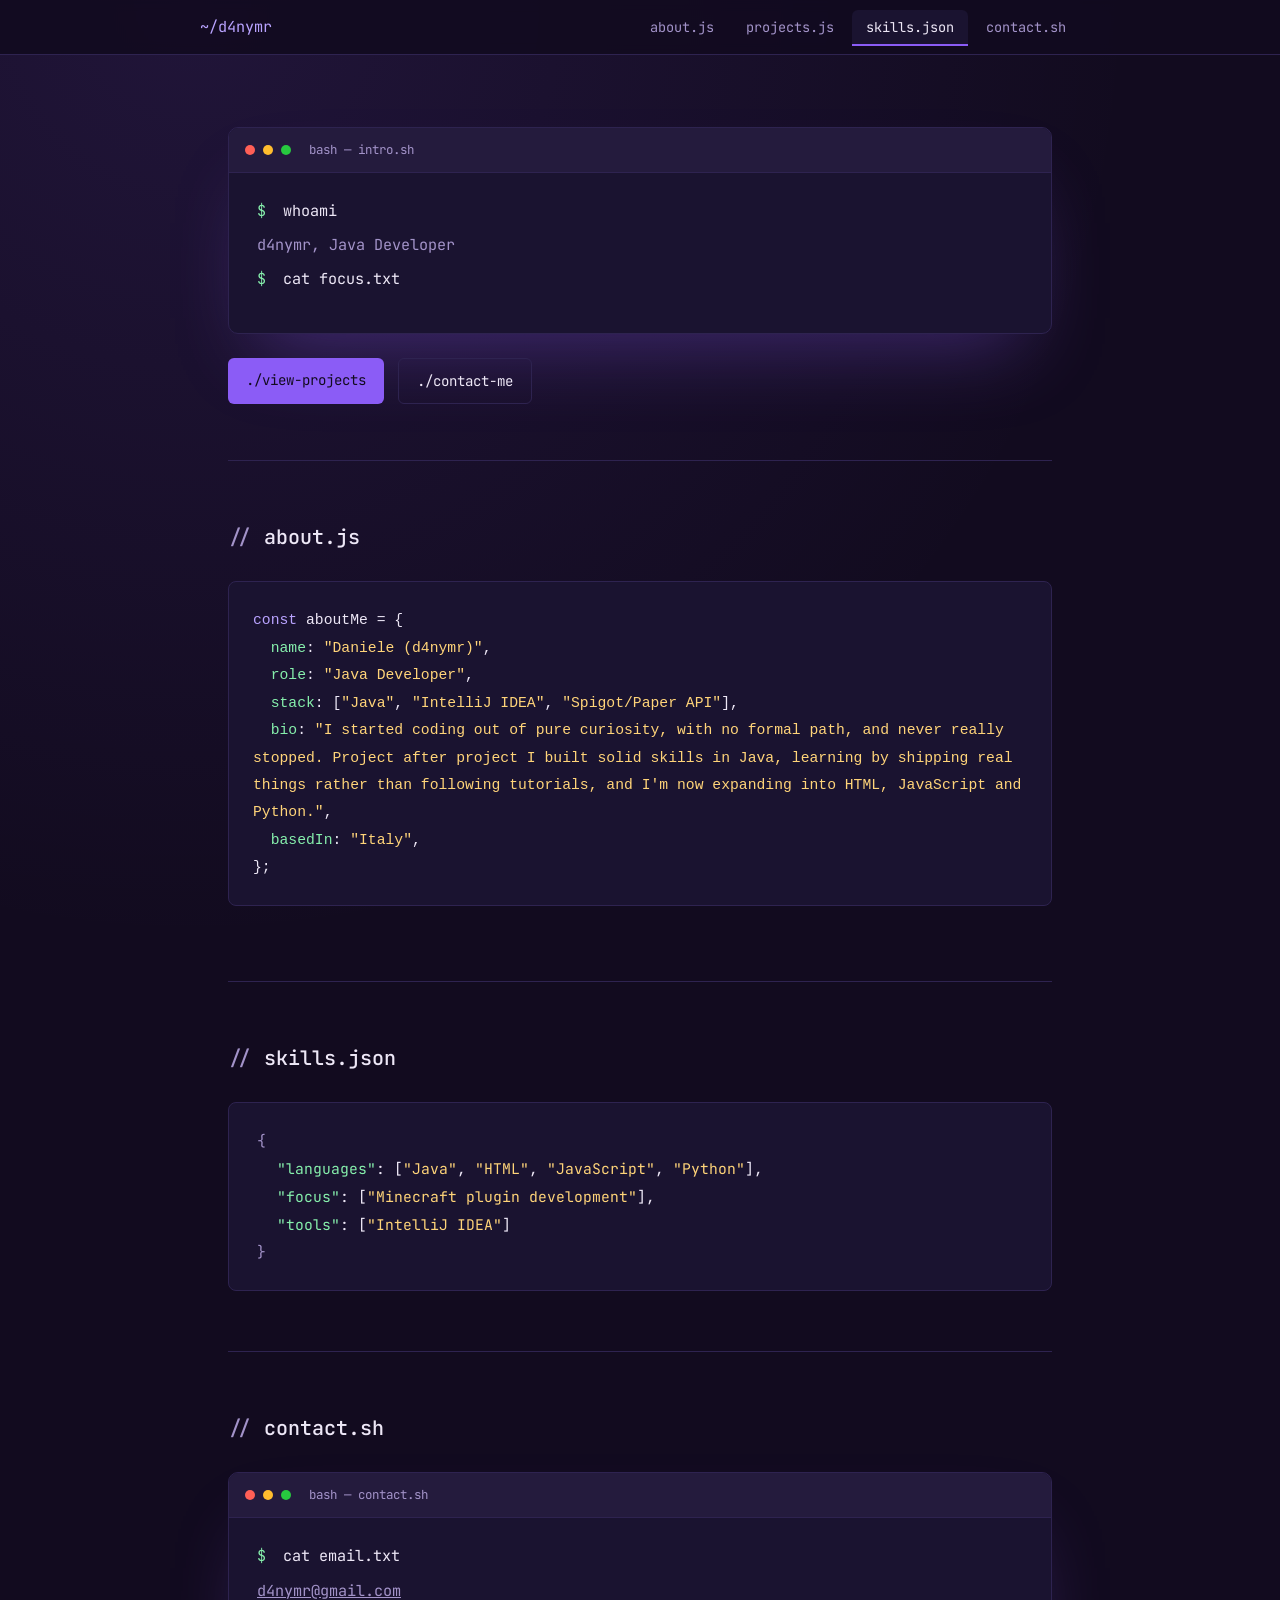
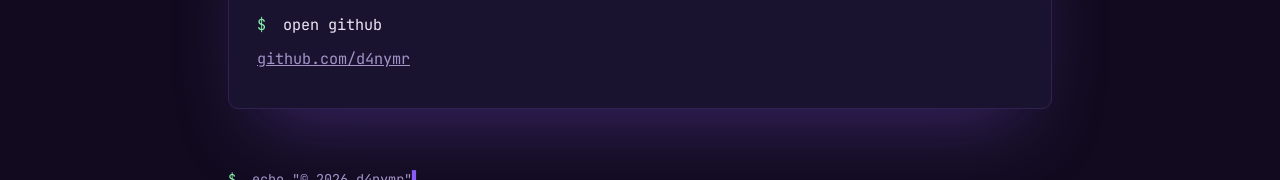
<file: index.html>
<!DOCTYPE html>
<html lang="en">
<head>
<meta charset="UTF-8">
<meta name="viewport" content="width=device-width, initial-scale=1">
<title>d4nymr — portfolio</title>
<link rel="preconnect" href="https://fonts.googleapis.com">
<link rel="preconnect" href="https://fonts.gstatic.com" crossorigin>
<link href="https://fonts.googleapis.com/css2?family=JetBrains+Mono:wght@400;500;700&family=Inter:wght@400;500;600&display=swap" rel="stylesheet">
<link rel="stylesheet" href="style.css">
</head>
<body>

<header>
  <nav class="wrap tabbar">
    <span class="tab logo">~/d4nymr</span>
    <button class="nav-toggle" id="navToggle" aria-expanded="false" aria-controls="navLinks">menu</button>
    <ul id="navLinks" class="tabs">
      <li><a class="tab" href="#about" data-section="about">about.js</a></li>
      <li><a class="tab" href="projects.html">projects.js</a></li>
      <li><a class="tab" href="#skills" data-section="skills">skills.json</a></li>
      <li><a class="tab" href="#contact" data-section="contact">contact.sh</a></li>
    </ul>
  </nav>
</header>

<main class="wrap">

  <section class="hero" style="border-top:none;">
    <div class="terminal">
      <div class="terminal-bar">
        <span class="dot dot-red"></span>
        <span class="dot dot-yellow"></span>
        <span class="dot dot-green"></span>
        <span class="terminal-title">bash — intro.sh</span>
      </div>
      <div class="terminal-body" id="terminalBody" aria-live="polite"></div>
    </div>
    <div class="links">
      <a class="btn primary" href="projects.html">./view-projects</a>
      <a class="btn ghost" href="#contact">./contact-me</a>
    </div>
  </section>

  <section id="about">
    <h2><span class="comment">//</span> about.js</h2>
    <pre class="code-block"><code><span class="kw">const</span> <span class="var">aboutMe</span> = {
  <span class="key">name</span>: <span class="str">"Daniele (d4nymr)"</span>,
  <span class="key">role</span>: <span class="str">"Java Developer"</span>,
  <span class="key">stack</span>: [<span class="str">"Java"</span>, <span class="str">"IntelliJ IDEA"</span>, <span class="str">"Spigot/Paper API"</span>],
  <span class="key">bio</span>: <span class="str">"I started coding out of pure curiosity, with no formal path, and never really stopped. Project after project I built solid skills in Java, learning by shipping real things rather than following tutorials, and I'm now expanding into HTML, JavaScript and Python."</span>,
  <span class="key">basedIn</span>: <span class="str">"Italy"</span>,
};</code></pre>
  </section>

  <section id="skills">
    <h2><span class="comment">//</span> skills.json</h2>
    <div class="skills-json" id="skillsJson">
      <!-- generated via JS, see SKILLS object in script.js -->
    </div>
  </section>

  <section id="contact">
    <h2><span class="comment">//</span> contact.sh</h2>
    <div class="terminal">
      <div class="terminal-bar">
        <span class="dot dot-red"></span>
        <span class="dot dot-yellow"></span>
        <span class="dot dot-green"></span>
        <span class="terminal-title">bash — contact.sh</span>
      </div>
      <div class="terminal-body contact-body">
        <p><span class="prompt">$</span> cat email.txt</p>
        <p class="output"><a href="mailto:d4nymr@gmail.com">d4nymr@gmail.com</a></p>
        <p><span class="prompt">$</span> open github</p>
        <p class="output"><a href="https://github.com/d4nymr" target="_blank" rel="noopener">github.com/d4nymr</a></p>
      </div>
    </div>
  </section>

</main>

<footer class="wrap">
  <span class="prompt">$</span> echo "&copy; <span id="year"></span> d4nymr"<span class="cursor">▌</span>
</footer>

<script src="script.js"></script>
</body>
</html>
</file>
<file: style.css>
:root{
  --bg: #120b1f;
  --bg-surface: #1a1330;
  --bg-elevated: #241b3d;
  --ink: #ede7f6;
  --ink-dim: #a393c9;
  --accent: #8b5cf6;
  --accent-soft: #b9a3ff;
  --term-green: #86efac;
  --line: #2e2350;
  --mono: "JetBrains Mono", "Fira Code", monospace;
  --sans: "Inter", system-ui, sans-serif;
}

*{ box-sizing: border-box; }
html{ scroll-behavior: smooth; }
body{
  margin: 0;
  background: var(--bg);
  background-image: radial-gradient(circle at 15% 0%, rgba(139,92,246,0.12), transparent 45%);
  color: var(--ink);
  font-family: var(--sans);
  line-height: 1.6;
}

a{ color: inherit; }

.wrap{
  max-width: 880px;
  margin: 0 auto;
  padding: 0 28px;
}

header{
  position: sticky;
  top: 0;
  background: rgba(18,11,31,0.88);
  backdrop-filter: blur(6px);
  border-bottom: 1px solid var(--line);
  z-index: 10;
}
.tabbar{
  display: flex;
  align-items: center;
  justify-content: space-between;
  padding: 14px 0;
}
.tab.logo{
  font-family: var(--mono);
  font-size: 0.95rem;
  color: var(--accent-soft);
}
.tabs{
  list-style: none;
  display: flex;
  gap: 4px;
  margin: 0;
  padding: 0;
}
.tabs .tab{
  font-family: var(--mono);
  font-size: 0.85rem;
  text-decoration: none;
  color: var(--ink-dim);
  padding: 8px 14px;
  border-radius: 6px 6px 0 0;
  border-bottom: 2px solid transparent;
  transition: color .2s ease, border-color .2s ease;
}
.tabs .tab:hover{ color: var(--ink); }
.tabs .tab.active{
  color: var(--ink);
  border-bottom: 2px solid var(--accent);
  background: var(--bg-surface);
}
.nav-toggle{
  display: none;
  background: none;
  border: 1px solid var(--line);
  color: var(--ink);
  padding: 7px 12px;
  border-radius: 4px;
  font-family: var(--mono);
  font-size: 0.8rem;
}

.hero{ padding: 72px 0 56px; }
.terminal{
  background: var(--bg-surface);
  border: 1px solid var(--line);
  border-radius: 10px;
  overflow: hidden;
  box-shadow: 0 40px 80px -30px rgba(139,92,246,0.35);
}
.terminal-bar{
  display: flex;
  align-items: center;
  gap: 8px;
  padding: 12px 16px;
  background: var(--bg-elevated);
  border-bottom: 1px solid var(--line);
}
.dot{ width: 10px; height: 10px; border-radius: 50%; }
.dot-red{ background: #ff5f56; }
.dot-yellow{ background: #ffbd2e; }
.dot-green{ background: #27c93f; }
.terminal-title{
  margin-left: 10px;
  font-family: var(--mono);
  font-size: 0.78rem;
  color: var(--ink-dim);
}
.terminal-body{
  padding: 26px 28px;
  font-family: var(--mono);
  font-size: 0.95rem;
  min-height: 160px;
}
.terminal-body p{
  margin: 0 0 10px;
  white-space: pre-wrap;
  word-break: break-word;
  overflow-wrap: anywhere;
}
.prompt{ color: var(--term-green); margin-right: 8px; }
.output{ color: var(--ink-dim); }
.cursor{
  display: inline-block;
  color: var(--accent);
  animation: blink 1s steps(1) infinite;
}
@keyframes blink{ 50%{ opacity: 0; } }
@media (prefers-reduced-motion: reduce){
  .cursor{ animation: none; }
}

.links{ display: flex; gap: 14px; flex-wrap: wrap; margin-top: 24px; }
.btn{
  display: inline-block;
  padding: 11px 18px;
  border-radius: 6px;
  text-decoration: none;
  font-family: var(--mono);
  font-size: 0.88rem;
}
.btn.primary{ background: var(--accent); color: #120b1f; }
.btn.ghost{ border: 1px solid var(--line); color: var(--ink); }

section{ padding: 60px 0; border-top: 1px solid var(--line); }
section h2{
  font-family: var(--mono);
  font-weight: 500;
  font-size: 1.25rem;
  margin: 0 0 28px;
}
.comment{ color: var(--ink-dim); }

.code-block{
  background: var(--bg-surface);
  border: 1px solid var(--line);
  border-radius: 8px;
  padding: 24px;
  font-family: var(--mono);
  font-size: 0.92rem;
  line-height: 1.8;
  white-space: pre-wrap;
  word-break: break-word;
  overflow-wrap: anywhere;
}
.code-block .kw{ color: var(--accent-soft); }
.code-block .var{ color: var(--ink); }
.code-block .key{ color: var(--term-green); }
.code-block .str{ color: #ffd479; }

.projects-grid{
  display: grid;
  gap: 2px;
  background: var(--line);
  border-radius: 8px;
  overflow: hidden;
}
.project-card{
  background: var(--bg-surface);
  padding: 26px;
  display: grid;
  grid-template-columns: 160px 1fr auto;
  gap: 22px;
  align-items: start;
}
.project-image{
  width: 160px;
  height: 110px;
  object-fit: cover;
  border-radius: 6px;
  border: 1px solid var(--line);
  background: var(--bg-elevated);
}
.project-card h3{
  font-family: var(--mono);
  font-size: 1.05rem;
  margin: 0 0 8px;
  color: var(--ink);
  word-break: break-word;
}
.project-card p{
  color: var(--ink-dim);
  margin: 0 0 12px;
  font-size: 0.95rem;
  white-space: pre-wrap;
  word-break: break-word;
  overflow-wrap: anywhere;
}
.project-tags{ display: flex; gap: 8px; flex-wrap: wrap; }
.project-tags span{
  font-family: var(--mono);
  font-size: 0.75rem;
  color: var(--accent-soft);
  border: 1px solid var(--line);
  background: var(--bg-elevated);
  padding: 3px 9px;
  border-radius: 4px;
}
.project-card a.project-link{
  font-family: var(--mono);
  font-size: 0.85rem;
  text-decoration: none;
  color: var(--term-green);
  white-space: nowrap;
  border-bottom: 1px solid var(--term-green);
  padding-bottom: 2px;
}

.skills-json{
  background: var(--bg-surface);
  border: 1px solid var(--line);
  border-radius: 8px;
  padding: 24px 28px;
  font-family: var(--mono);
  font-size: 0.92rem;
  line-height: 1.9;
  white-space: pre-wrap;
  word-break: break-word;
  overflow-wrap: anywhere;
}
.skills-json .brace{ color: var(--ink-dim); }
.skills-json .skey{ color: var(--term-green); }
.skills-json .sval{ color: #ffd479; }
.skills-json .srow{ padding-left: 20px; }

footer{
  padding: 36px 0 56px;
  font-family: var(--mono);
  font-size: 0.85rem;
  color: var(--ink-dim);
}

@media (max-width: 640px){
  .tabs{
    position: absolute;
    top: 100%;
    left: 0;
    right: 0;
    background: var(--bg-surface);
    flex-direction: column;
    gap: 0;
    padding: 6px 0;
    display: none;
    border-bottom: 1px solid var(--line);
  }
  .tabs.open{ display: flex; }
  .tabs li{ padding: 4px 20px; }
  .nav-toggle{ display: inline-block; }
  .project-card{ grid-template-columns: 1fr; }
  .project-image{ width: 100%; height: 160px; order: -1; }
}

:focus-visible{
  outline: 2px solid var(--accent);
  outline-offset: 2px;
}
</file>
